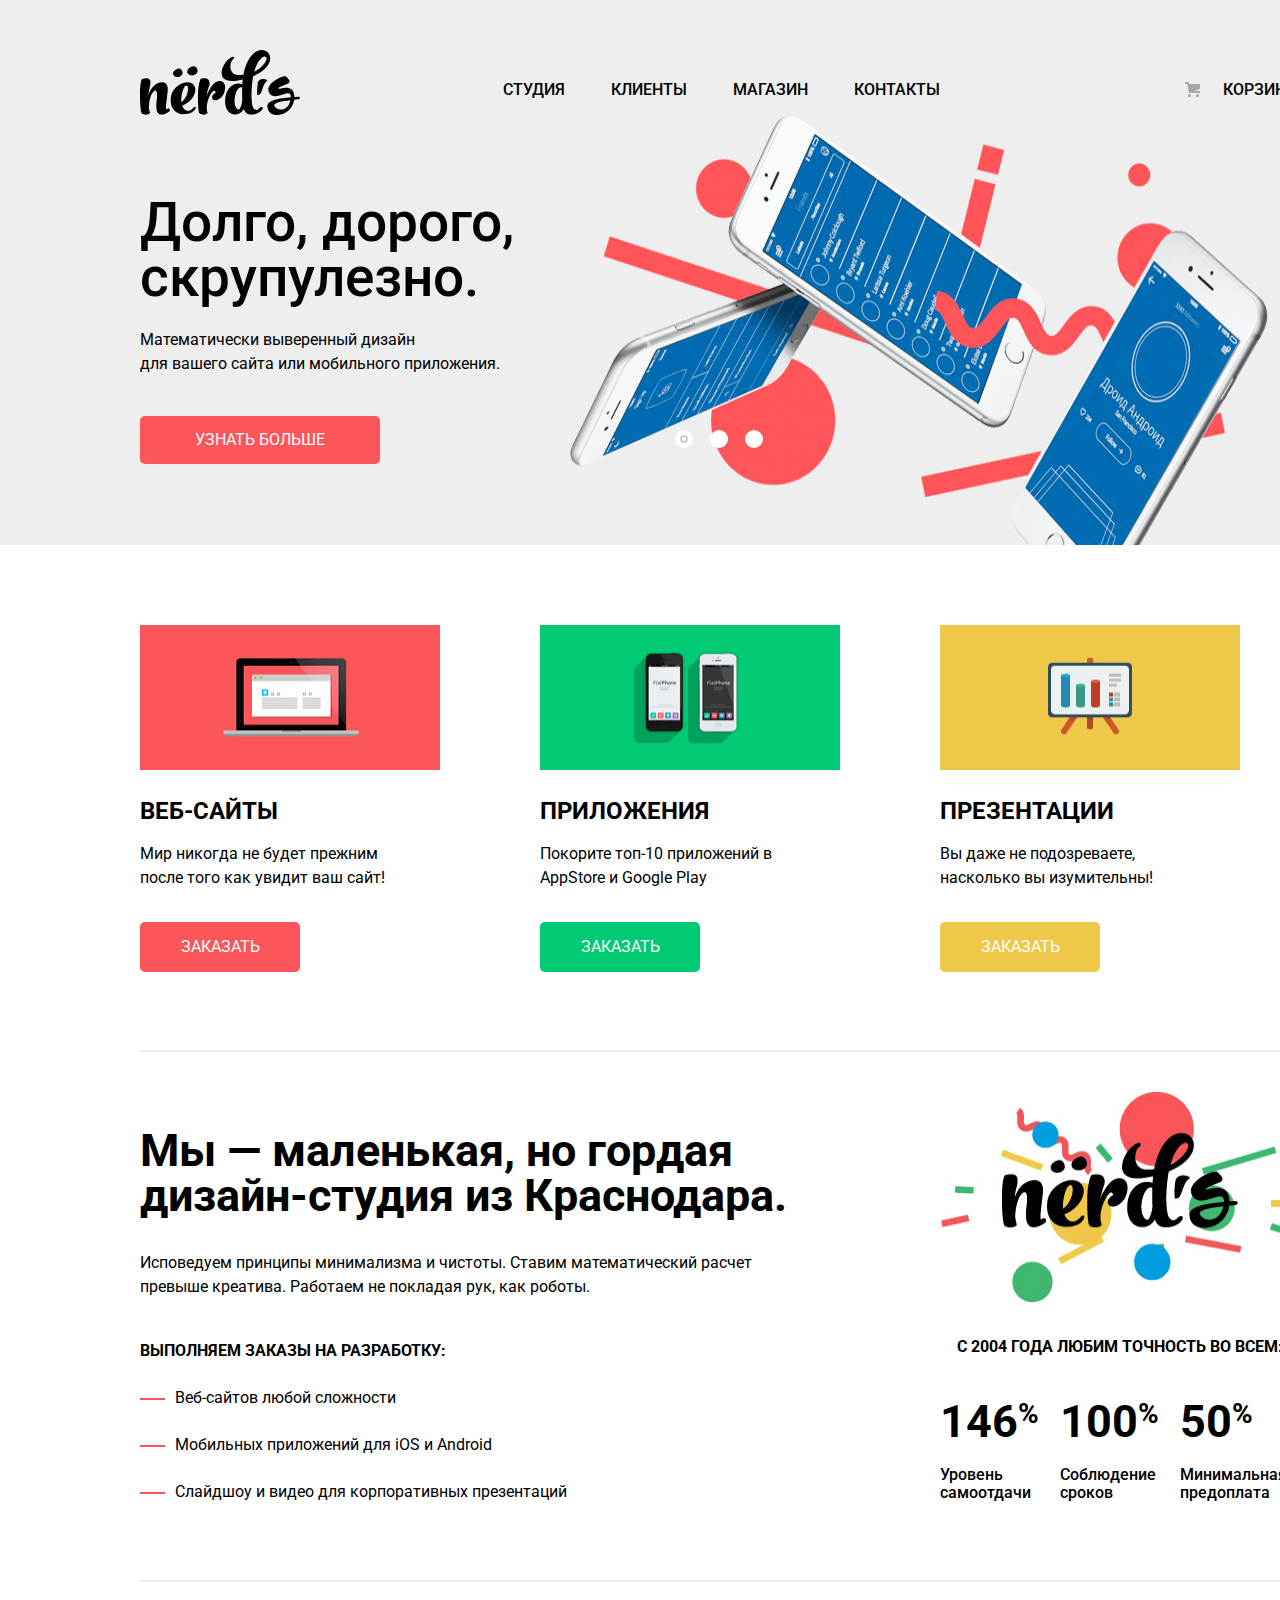
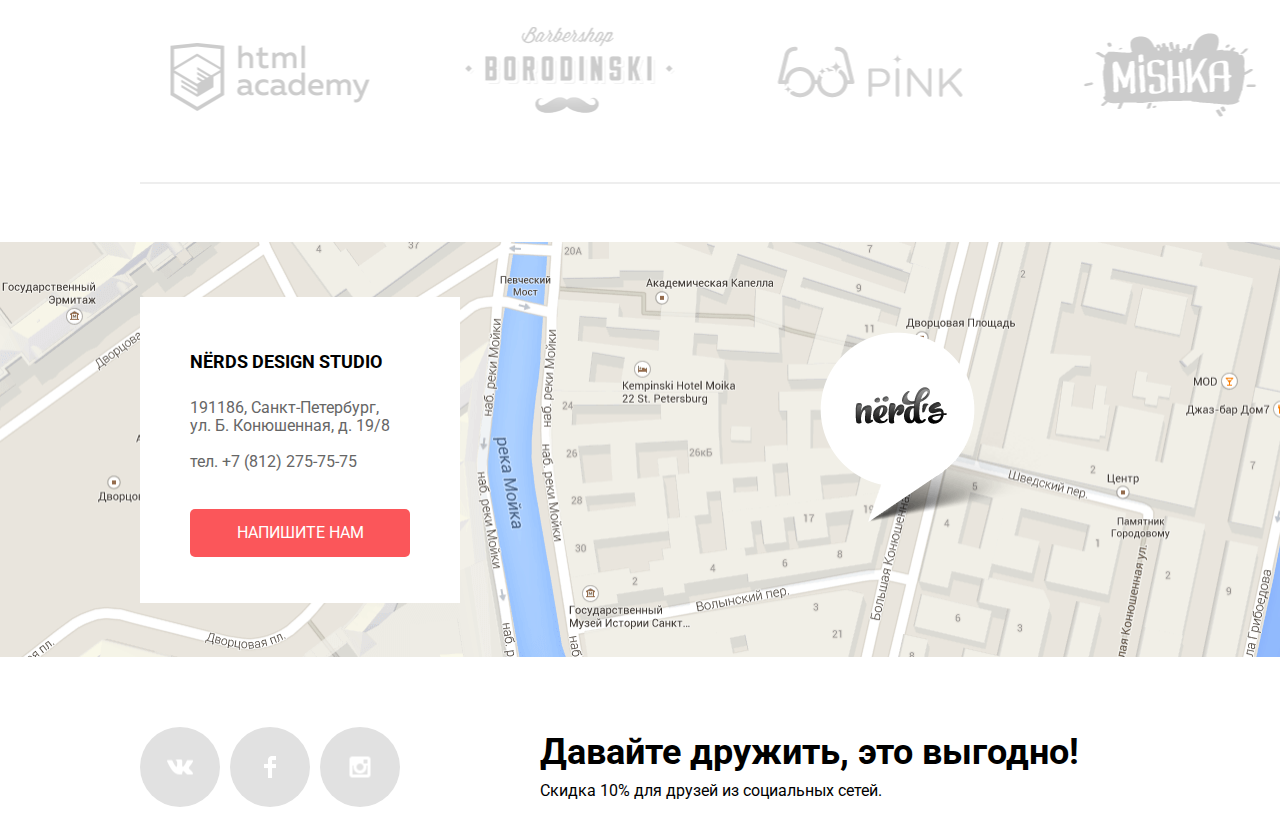
<file: index.html>
<!DOCTYPE html>
<html lang="ru">
<head>
  <link href="https://fonts.googleapis.com/css?family=Roboto:400,500,700" rel="stylesheet">
  <link rel="stylesheet" href="css/normalize.css">
  <link rel="stylesheet" href="css/style.css">
  <meta charset="utf-8">
  <title>Nerds</title>
</head>
<body>
  <div class="page-wrapper">
    <header class="main-header">
      <div class="wrapper">
        <img class="logo" src="img/nerds-logo.svg" alt="Логотип Нердс" width="160" height="65">
        <ul class="main-navigation-list">
          <li class="main-navigation-item"><a href="#">Студия</a></li>
          <li class="main-navigation-item"><a href="#">Клиенты</a></li>
          <li class="main-navigation-item"><a href="catalog.html">Магазин</a></li>
          <li class="main-navigation-item"><a href="#">Контакты</a></li>
        </ul>
        <ul class="user-navigation-list">
          <li class="user-navigation-item"><a href="#">Корзина</a></li>
        </ul>
      </div>
      <div class="wrapper">
        <h2 class="visually-hidden">Промо-слайдер</h2>
        <ul class="slide-list">
          <li class="slide-item slide-1">
            <div>
              <b>Долго, дорого,<br>скрупулезно.</b>
              <p>Математически выверенный дизайн<br>для вашего сайта или мобильного приложения.</p>
              <a href="#" class="btn">Узнать больше</a>
            </div>
            <img src="img/slide1.png" alt="ПК приложения" width="698" height="430">
          </li>
          <li class="slide-item slide-2">
            <div>
              <b>Любим математику<br>как никто другой</b>
              <p>Никакого креатива, только математические формулы<br>для расчета идеальных пропорций.</p>
              <a href="#" class="btn">Узнать больше</a>
            </div>
            <img src="img/slide2.png" alt="Приложения для планшета" width="663" height="430">
          </li>
          <li class="slide-item slide-3">
            <div>
              <b>Только ночь, только хардкор</b>
              <p>Работать днем, как все? Мы против этого. Ближе к полуночи работа только начинается.</p>
              <a href="#" class="btn">Узнать больше</a>
            </div>
            <img src="img/slide3.png" alt="Мобильные приложения" width="759" height="430">
          </li>
        </ul>
        <div class="slider-radio-wrapper">
          <input type="radio" class="slider-radio" name="slider-radio" id="slider-radio-1" checked>
          <label for="slider-radio-1"><span class="visually-hidden">Переключатель слайд № 1</span></label>
          <input type="radio" class="slider-radio" name="slider-radio" id="slider-radio-2">
          <label for="slider-radio-2"><span class="visually-hidden">Переключатель слайд № 2</span></label>
          <input type="radio" class="slider-radio" name="slider-radio" id="slider-radio-3">
          <label for="slider-radio-3"><span class="visually-hidden">Переключатель слайд № 3</span></label>
        </div>
      </div>
    </header>

    <div class="wrapper">
      <section class="services">
        <h2 class="visually-hidden">Наши услуги</h2>
        <ul class="services-list">
          <li class="services-item">
            <img src="img/illustration-1.png" alt="Веб-сайты" width="300" height="145">
            <h3>Веб-сайты</h3>
            <p>Мир никогда не будет прежним после того как увидит ваш сайт!</p>
            <a href="#" class="btn">Заказать</a>
          </li>
          <li class="services-item">
            <img src="img/illustration-2.png" alt="Приложения" width="300" height="145">
            <h3>Приложения</h3>
            <p>Покорите топ-10 приложений в AppStore и Google Play</p>
            <a href="#" class="btn">Заказать</a>
          </li>
          <li class="services-item">
            <img src="img/illustration-3.png" alt="Презентации" width="300" height="145">
            <h3>Презентации</h3>
            <p>Вы даже не подозреваете, насколько вы изумительны!</p>
            <a href="#" class="btn">Заказать</a>
          </li>
        </ul>
      </section>
      <section class="promo">
        <h2 class="visually-hidden">О нас</h2>
        <div class="promo-phrase">
          <b>Мы — маленькая, но гордая дизайн-студия из Краснодара. </b>
          <p>Исповедуем принципы минимализма и чистоты. Ставим математический расчет превыше креатива. Работаем не покладая рук, как роботы.</p>
          <b>Выполняем заказы на разработку:</b>
          <ul class="order-list">
            <li class="order-item">Веб-сайтов любой сложности</li>
            <li class="order-item">Мобильных приложений для iOS и Android</li>
            <li class="order-item">Слайдшоу и видео для корпоративных презентаций</li>
          </ul>
        </div>
        <div class="promo-graph">
          <img src="img/nerds-illustration.png" alt="Логотип Нердс" width="360" height="210">
          <b>с 2004 года Любим точность во всем:</b>
          <ul class="fact-list">
            <li class="fact-item">
              146<sup>%</sup>
              <p>Уровень самоотдачи</p>
            </li>
            <li class="fact-item">
              100<sup>%</sup>
              <p>Соблюдение сроков</p>
            </li>
            <li class="fact-item">
              50<sup>%</sup>
              <p>Минимальная предоплата</p>
            </li>
          </ul>
        </div>
      </section>
      <section class="customer">
        <h2 class="visually-hidden">Наши клиенты</h2>
       <ul class="customer-list">
         <li class="customer-item">
           <a href="#"><img src="img/logo-1.png" alt="HTML Academy"></a>
         </li>
         <li class="customer-item">
           <a href="#"><img src="img/logo-2.png" alt="Borodinski"></a>
         </li>
         <li class="customer-item">
           <a href="#"><img src="img/logo-3.png" alt="Pink"></a>
         </li>
         <li class="customer-item">
           <a href="#"><img src="img/logo-4.png" alt="Mishka"></a>
         </li>
       </ul>
     </section>
   </div>

   <div class="map">
    <h2 class="visually-hidden">Мы на карте</h2>
      <div class="map-promo">
        <h3>NЁRDS DESIGN STUDIO</h3>
        <p>191186, Санкт-Петербург, ул. Б. Конюшенная, д. 19/8</p>
        <p>тел. +7 (812) 275-75-75</p>
        <a href="#" class="btn modal-open">Напишите нам</a>
      </div>
      <img src="img/map.png" alt="Санкт-Петербург, ул. Б. Конюшенная, д. 19/8" width="1440" height="415">
      <div class="write-us">
        <h2 class="visually-hidden">Форма обратной связи</h2>
        <h3>Напишите нам</h3>
        <form class="appointment-form" action="https://echo.htmlacademy.ru" method="post">
          <p>
            <label for="name">Ваше имя:</label>
            <input type="text" class="write-us-input" name="name" id="name" placeholder="Имя Фамилия" required>
          </p>
          <p>
            <label for="mail">Ваш e-mail:</label>
            <input type="email" class="write-us-input" name="mail" id="mail" placeholder="email@example.com" required>
          </p>
          <p>
            <label for="letter">Текст письма:</label>
            <input type="text" class="write-us-input" name="letter" id="letter" placeholder="В свободной форме" required>
          </p>
          <input type="submit" class="btn">
        </form>
        <button class="close"><span class="visually-hidden">Закрыть форму</span></button>
      </div>
  </div>

  <footer class="main-footer">
    <div class="wrapper">
      <ul class="social-btn-list">
        <li class="social-btn">
          <a href="#"><img src="img/vk-icon.png" alt="Вконтакте" width="26" height="15"></a>
        </li>
        <li class="social-btn">
          <a href="#"><img src="img/fb-icon.png" alt="Фэйсбук" width="12" height="22"></a>
        </li>
        <li class="social-btn">
          <a href="#"><img src="img/insta-icon.png" alt="Инстаграмм" width="21" height="21"></a>
        </li>
      </ul>
      <div class="footer-promo">
        <b>Давайте дружить, это выгодно!</b>
        <p>Скидка 10% для друзей из социальных сетей.</p>
      </div>
    </div>
  </footer>
  <script src="js/popup.js"></script>
</div>
</body>
</html>
</file>
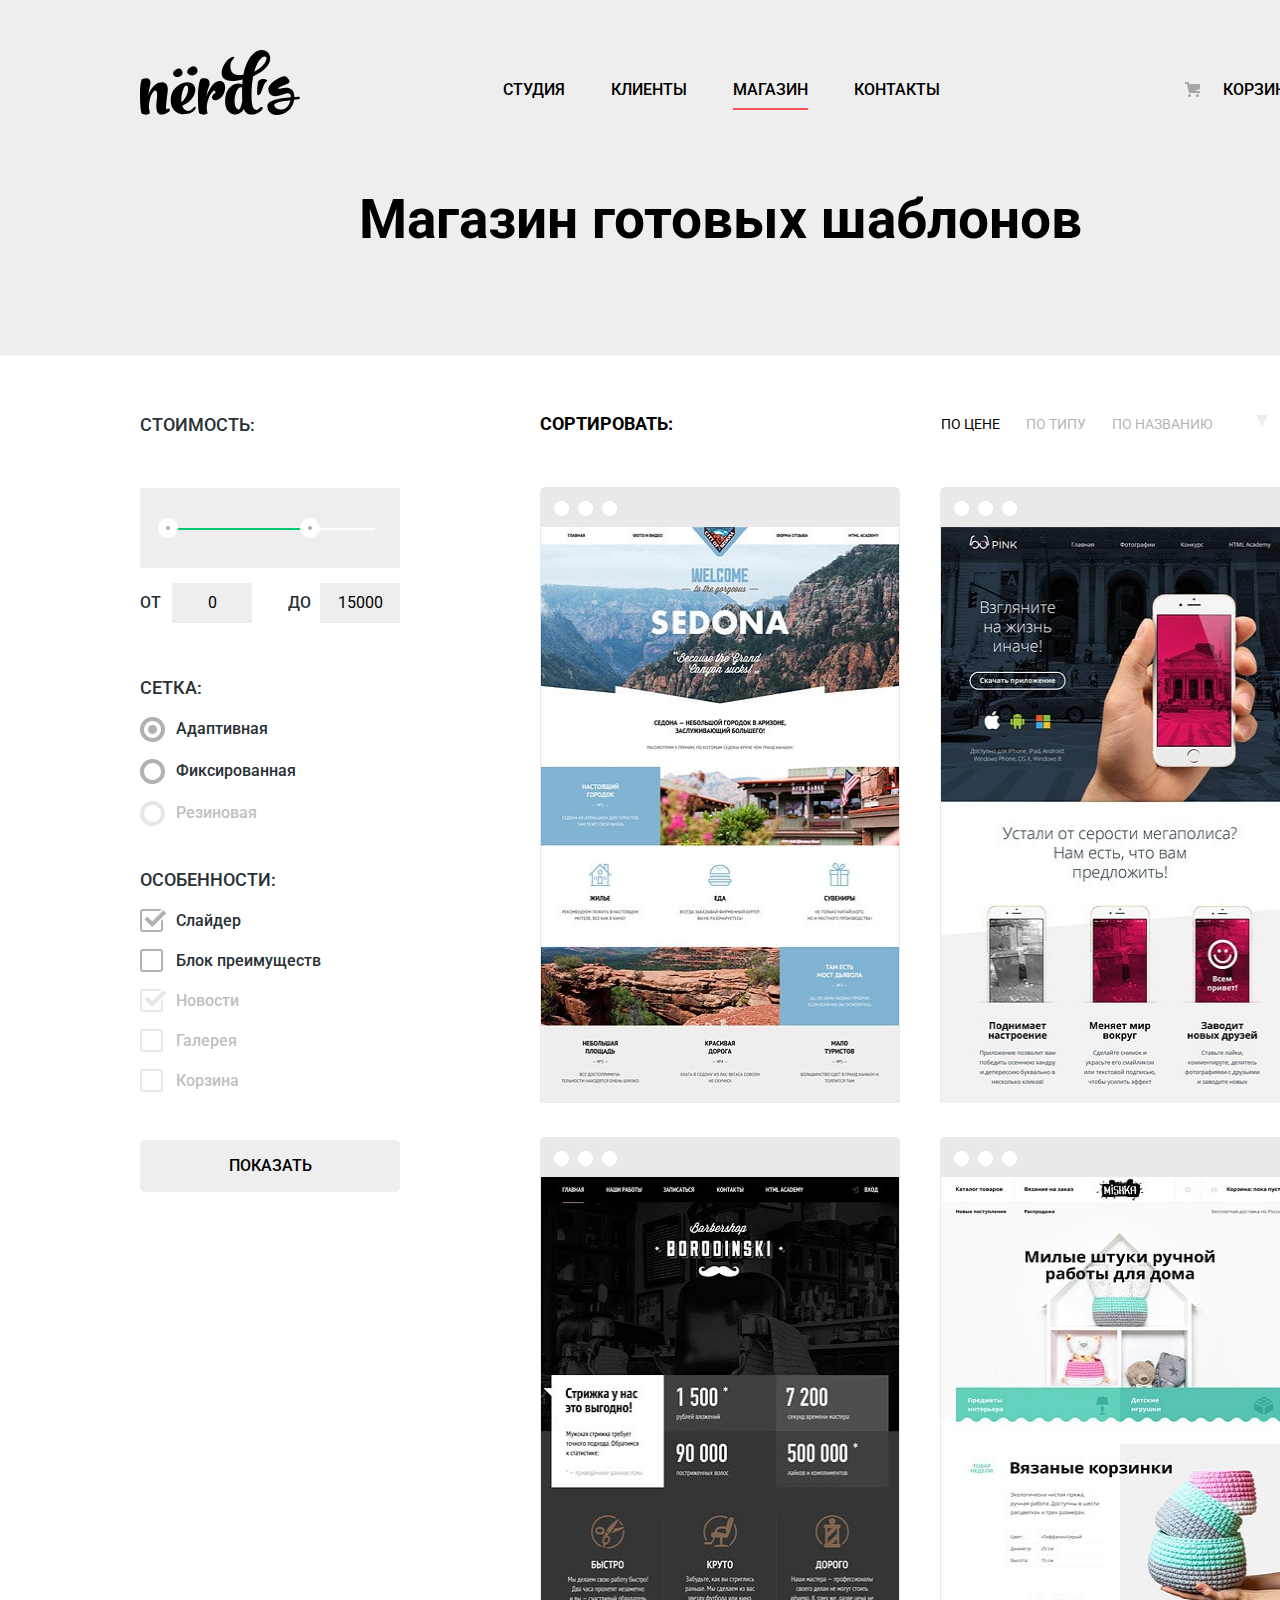
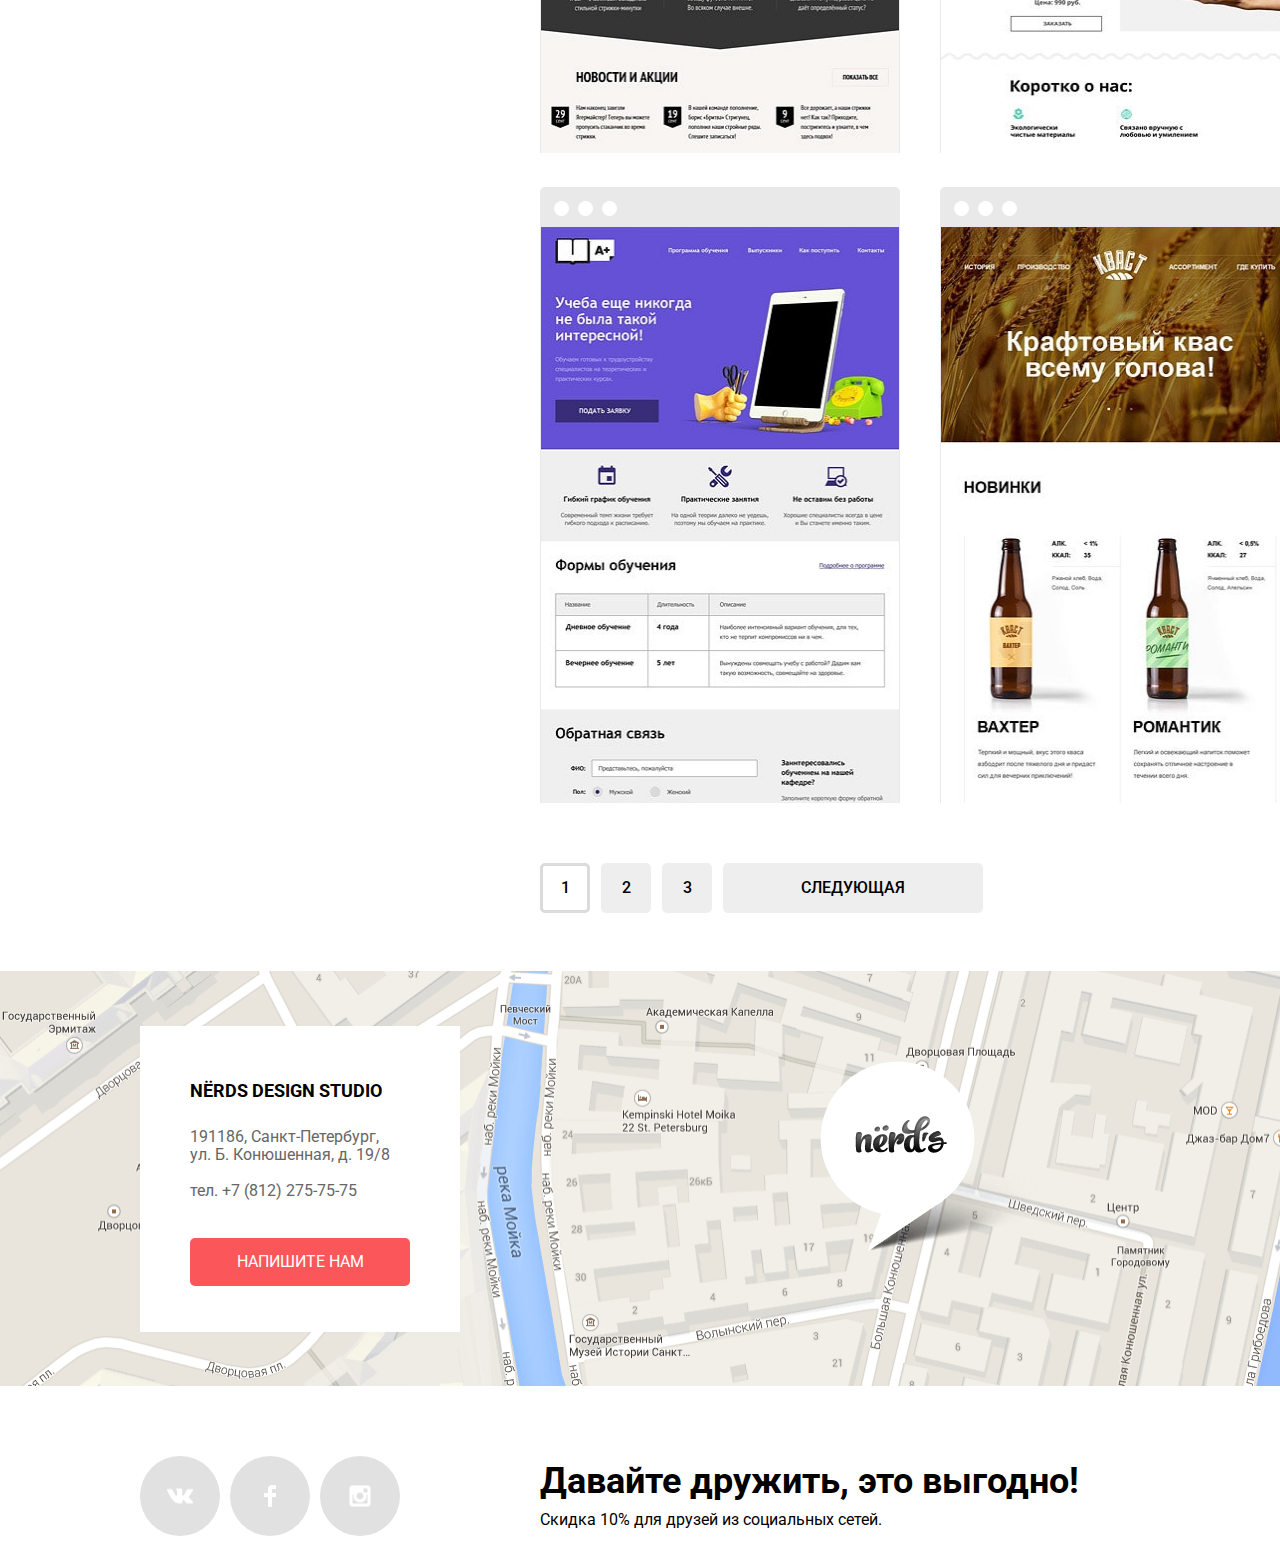
<file: catalog.html>
<!DOCTYPE html>
<html lang="ru">
<head>
  <link href="https://fonts.googleapis.com/css?family=Roboto:400,500,700" rel="stylesheet">
  <link rel="stylesheet" href="css/normalize.css">
  <link rel="stylesheet" href="css/style.css">
  <meta charset="utf-8">
  <title>Nerds</title>
</head>
<body>
  <div class="page-wrapper">
    <header class="main-header">
      <div class="wrapper">
        <a href="index.html"><img class="logo" src="img/nerds-logo.svg" alt="Логотип Нердс" width="160" height="65"></a>
        <ul class="main-navigation-list">
          <li class="main-navigation-item"><a href="#">Студия</a></li>
          <li class="main-navigation-item"><a href="#">Клиенты</a></li>
          <li class="main-navigation-item current-page">Магазин</li>
          <li class="main-navigation-item"><a href="#">Контакты</a></li>
        </ul>
        <ul class="user-navigation-list">
          <li class="user-navigation-item"><a href="#">Корзина</a></li>
        </ul>
      </div>
      <div class="wrapper">
        <h1>Магазин готовых шаблонов</h1>
      </div>
    </header>

    <div class="wrapper page-content">
      <section class="filters-form">
        <h3 class="visually-hidden">Фильтры шаблонов</h3>
        <form action="https://echo.htmlacademy.ru" method="post">
          <fieldset class="price">
            <span>Стоимость:</span>
            <div class="range-controls">
              <div class="bar-main"></div>
              <div class="bar-range"></div>
              <div class="range-toggle range-toggle-min"></div>
              <div class="range-toggle range-toggle-max"></div>
            </div>
            <div class="price-controls">
              <label class="min-price">
                <span>от</span><input name="min-price" value="0">
              </label>
              <label class="max-price">
                <span>до</span><input name="max-price" value="15000">
              </label>
            </div>
          </fieldset>
          <fieldset class="filters-set">
            <legend>Сетка:</legend>
            <p>
              <input class="visually-hidden filters-radio" type="radio" name="web" value="Адаптивная" id="adaptive" checked>
              <label for="adaptive">Адаптивная</label>
            </p>
            <p>
              <input class="visually-hidden filters-radio" type="radio" name="web" value="Фиксированная" id="fix">
              <label for="fix">Фиксированная</label>
            </p>
            <p>
              <input class="visually-hidden filters-radio" type="radio" name="web" value="Резиновая" id="rubber" disabled>
              <label for="rubber">Резиновая</label>
            </p>
          </fieldset>
          <fieldset class="filters-set">
            <legend>Особенности:</legend>
            <p>
              <input class="visually-hidden filters-checkbox" type="checkbox" name="slider" id="slider" checked>
              <label for="slider">Слайдер</label>
            </p>
            <p>
              <input class="visually-hidden filters-checkbox" type="checkbox" name="advantage" id="advantage">
              <label for="advantage">Блок преимуществ</label>
            </p>
            <p>
              <input class="visually-hidden filters-checkbox" type="checkbox" name="news" id="news" checked disabled>
              <label for="news">Новости</label>
            </p>
            <p>
              <input class="visually-hidden filters-checkbox" type="checkbox" name="gallery" id="gallery" disabled>
              <label for="gallery">Галерея</label>
            </p>
            <p>
              <input class="visually-hidden filters-checkbox" type="checkbox" name="bin" id="bin" disabled>
              <label for="bin">Корзина</label>
            </p>
          </fieldset>
          <input type="submit" class="button-search" value="Показать">
        </form>
      </section>
      <section class="mockups">
        <h3 class="visually-hidden">Варианты шаблонов по фильтру</h3>
        <div class="search-results">
          <span>Сортировать:</span>
          <ul class="mockups-sort-list">
            <li class="mockups-sort-item">
              <span class="current-sort">по цене</span>
            </li>
            <li class="mockups-sort-item">
              <a href="#">по типу</a>
            </li>
            <li class="mockups-sort-item">
              <a href="#">по названию</a>
            </li>
          </ul>
          <ul class="mockups-sequence-list">
            <li class="mockups-sequence-item btn-up">
              <a href="#">
                <span class="visually-hidden">Фильтр по возрастанию</span>
              </a>
            </li>
            <li class="mockups-sequence-item btn-down">
              <a href="#">
                <span class="visually-hidden">Фильтр по убыванию</span>
              </a>
            </li>
          </ul>
        </div>
        <div class="mockups-products">
          <ul class="mockups-products-list">
            <li class="mockups-products-item">
              <div class="mockups-products-head">
                <span></span>
                <img src="img/img-sedona.jpg" alt="" width="360" height="576">
              </div>
              <div class="products-description">
                <h3>Sedona</h3>
                <p>Информационный сайт для туристов</p>
                <a href="#" class="btn">9 900 руб.</a>
              </div>
            </li>
            <li class="mockups-products-item">
              <div class="mockups-products-head">
                <span></span>
                <img src="img/img-pink.jpg" alt="" width="360" height="576">
              </div>
              <div class="products-description">
                <h3>PINK APP</h3>
                <p>Продуктовый лендинг приложения для iOS и Android</p>
                <a href="#" class="btn">9 900 руб.</a>
              </div>
            </li>
            <li class="mockups-products-item">
              <div class="mockups-products-head">
                <span></span>
                <img src="img/img-barbershop.jpg" alt="" width="360" height="576">
              </div>
              <div class="products-description">
                <h3>BARBERSHOP</h3>
                <p>Сайт салона красоты. Для мужчин, да.</p>
                <a href="#" class="btn">9 900 руб.</a>
              </div>
            </li>
            <li class="mockups-products-item">
              <div class="mockups-products-head">
                <span></span>
                <img src="img/img-mishka.jpg" alt="" width="360" height="576">
              </div>
              <div class="products-description">
                <h3>MISHKA</h3>
                <p>Интернет-магазин вязаных игрушек</p>
                <a href="#" class="btn">9 900 руб.</a>
              </div>
            </li>
            <li class="mockups-products-item">
              <div class="mockups-products-head">
                <span></span>
                <img src="img/img-aplus.jpg" alt="" width="360" height="576">
              </div>
              <div class="products-description">
                <h3>A PLUS</h3>
                <p>Лендинг курсов повышения квалификации</p>
                <a href="#" class="btn">9 900 руб.</a>
              </div>
            </li>
            <li class="mockups-products-item">
              <div class="mockups-products-head">
                <span></span>
                <img src="img/img-kvast.jpg" alt="" width="360" height="576">
              </div>
              <div class="products-description">
                <h3>КВАСТ</h3>
                <p>Промо-сайт производителя крафтового кваса</p>
                <a href="#" class="btn">9 900 руб.</a>
              </div>
            </li>
          </ul>
          <ul class="page-btn-list">
            <li class="page-btn-item page-btn-current">1</li>
            <li class="page-btn-item">
              <a href="#" class="page-btn">2</a>
            </li>
            <li class="page-btn-item">
              <a href="#" class="page-btn">3</a>
            </li>
            <li class="page-btn-item">
              <a href="#" class="page-btn">Следующая</a>
            </li>
          </ul>
        </div>
      </section>
    </div>

    <div class="map">
      <h3 class="visually-hidden">Мы на карте</h3>
      <div class="map-promo">
        <h3>NЁRDS DESIGN STUDIO</h3>
        <p>191186, Санкт-Петербург, ул. Б. Конюшенная, д. 19/8</p>
        <p>тел. +7 (812) 275-75-75</p>
        <a href="#" class="btn modal-open">Напишите нам</a>
      </div>
      <img src="img/map.png" alt="Санкт-Петербург, ул. Б. Конюшенная, д. 19/8" width="1440" height="415">
      <div class="write-us">
        <h3>Напишите нам</h3>
        <form class="appointment-form" action="https://echo.htmlacademy.ru" method="post">
          <p>
            <label for="name">Ваше имя:</label>
            <input type="text" class="write-us-input" name="name" id="name" placeholder="Имя Фамилия" required>
          </p>
          <p>
            <label for="mail">Ваш e-mail:</label>
            <input type="email" class="write-us-input" name="mail" id="mail" placeholder="email@example.com" required>
          </p>
          <p>
            <label for="letter">Текст письма:</label>
            <input type="text" class="write-us-input" name="letter" id="letter" placeholder="В свободной форме" required>
          </p>
          <input type="submit" class="btn">
        </form>
        <button class="close"><span class="visually-hidden">Закрыть форму</span></button>
      </div>
    </div>

    <footer class="main-footer">
      <div class="wrapper">
        <ul class="social-btn-list">
          <li class="social-btn">
            <a href="#"><img src="img/vk-icon.png" alt="Вконтакте" width="26" height="15"></a>
          </li>
          <li class="social-btn">
            <a href="#"><img src="img/fb-icon.png" alt="Фэйсбук" width="12" height="22"></a>
          </li>
          <li class="social-btn">
            <a href="#"><img src="img/insta-icon.png" alt="Инстаграмм" width="21" height="21"></a>
          </li>
        </ul>
        <div class="footer-promo">
          <b>Давайте дружить, это выгодно!</b>
          <p>Скидка 10% для друзей из социальных сетей.</p>
        </div>
      </div>
    </footer>
  </div>
  <script src="js/popup.js"></script>
</body>
</html>
</file>
<file: css/style.css>
@-webkit-keyframes bounceIn {
  from,
  20%,
  40%,
  60%,
  80%,
  to {
    -webkit-animation-timing-function: cubic-bezier(0.215, 0.61, 0.355, 1);
    animation-timing-function: cubic-bezier(0.215, 0.61, 0.355, 1);
  }

  0% {
    opacity: 0;
    -webkit-transform: scale3d(0.3, 0.3, 0.3);
    transform: scale3d(0.3, 0.3, 0.3);
  }

  20% {
    -webkit-transform: scale3d(1.1, 1.1, 1.1);
    transform: scale3d(1.1, 1.1, 1.1);
  }

  40% {
    -webkit-transform: scale3d(0.9, 0.9, 0.9);
    transform: scale3d(0.9, 0.9, 0.9);
  }

  60% {
    opacity: 1;
    -webkit-transform: scale3d(1.03, 1.03, 1.03);
    transform: scale3d(1.03, 1.03, 1.03);
  }

  80% {
    -webkit-transform: scale3d(0.97, 0.97, 0.97);
    transform: scale3d(0.97, 0.97, 0.97);
  }

  to {
    opacity: 1;
    -webkit-transform: scale3d(1, 1, 1);
    transform: scale3d(1, 1, 1);
  }
}

@keyframes bounceIn {
  from,
  20%,
  40%,
  60%,
  80%,
  to {
    -webkit-animation-timing-function: cubic-bezier(0.215, 0.61, 0.355, 1);
    animation-timing-function: cubic-bezier(0.215, 0.61, 0.355, 1);
  }

  0% {
    opacity: 0;
    -webkit-transform: scale3d(0.3, 0.3, 0.3);
    transform: scale3d(0.3, 0.3, 0.3);
  }

  20% {
    -webkit-transform: scale3d(1.1, 1.1, 1.1);
    transform: scale3d(1.1, 1.1, 1.1);
  }

  40% {
    -webkit-transform: scale3d(0.9, 0.9, 0.9);
    transform: scale3d(0.9, 0.9, 0.9);
  }

  60% {
    opacity: 1;
    -webkit-transform: scale3d(1.03, 1.03, 1.03);
    transform: scale3d(1.03, 1.03, 1.03);
  }

  80% {
    -webkit-transform: scale3d(0.97, 0.97, 0.97);
    transform: scale3d(0.97, 0.97, 0.97);
  }

  to {
    opacity: 1;
    -webkit-transform: scale3d(1, 1, 1);
    transform: scale3d(1, 1, 1);
  }
}

@-webkit-keyframes shake {
  from,
  to {
    -webkit-transform: translate3d(0, 0, 0);
    transform: translate3d(0, 0, 0);
  }

  10%,
  30%,
  50%,
  70%,
  90% {
    -webkit-transform: translate3d(-10px, 0, 0);
    transform: translate3d(-10px, 0, 0);
  }

  20%,
  40%,
  60%,
  80% {
    -webkit-transform: translate3d(10px, 0, 0);
    transform: translate3d(10px, 0, 0);
  }
}

@keyframes shake {
  from,
  to {
    -webkit-transform: translate3d(0, 0, 0);
    transform: translate3d(0, 0, 0);
  }

  10%,
  30%,
  50%,
  70%,
  90% {
    -webkit-transform: translate3d(-10px, 0, 0);
    transform: translate3d(-10px, 0, 0);
  }

  20%,
  40%,
  60%,
  80% {
    -webkit-transform: translate3d(10px, 0, 0);
    transform: translate3d(10px, 0, 0);
  }
}

html {
  font-family: 'Roboto', Arial, sans-serif;
  font-weight: 400;
  font-size: 16px;
  line-height: 24px;
}

.page-wrapper {
  width: 1440px;
  margin: 0 auto;
}

img {
  display: block;
  max-width: 100%;
}

.visually-hidden {
  position: absolute;
  width: 1px;
  height: 1px;
  margin: -1px;
  border: 0;
  padding: 0;
  clip: rect(0 0 0 0);
  overflow: hidden;
}

.main-header {
  background-color: #eeeeee;
}

.main-header .wrapper {
  display: -webkit-box;
  display: -ms-flexbox;
  display: flex;
  -webkit-box-align: end;
      -ms-flex-align: end;
          align-items: flex-end;
  min-height: 115px;
}

.main-header .wrapper:nth-child(2) {
  position: relative;
}

.wrapper {
  width: 1200px;
  margin: 0 auto;
}

.logo {
  display: block;
  width: 160px;
  height: 65px;
  margin-left: 20px;
}

.logo img:hover {
  opacity: 0.8;
}

.logo img:active {
  opacity: 0.3;
}

.main-navigation-list,
.user-navigation-list {
  display: -webkit-box;
  display: -ms-flexbox;
  display: flex;
  -ms-flex-wrap: wrap;
      flex-wrap: wrap;
  -webkit-box-pack: justify;
      -ms-flex-pack: justify;
          justify-content: space-between;
  margin: 0;
  padding: 0;
  list-style: none;
}

.main-navigation-list {
  margin-left: 180px;
}

.user-navigation-list {
  margin-left: auto;
}

.main-navigation-item,
.user-navigation-item {
  margin: 0 23px;
  margin-bottom: 10px;
  text-transform: uppercase;
  line-height: 30px;
  font-weight: 500;
}

.main-navigation-item a,
.user-navigation-item a {
  text-decoration: none;
  color: #000000;
}

.main-navigation-item a:hover,
.user-navigation-item a:hover {
  color: #fb565a;
}

.main-navigation-item a:active,
.user-navigation-item a:active {
  color: #000000;
  opacity: 0.3;
}

.user-navigation-item:first-child {
  position: relative;
  padding-left: 48px;
}

.user-navigation-item:first-child::before {
  display: block;
  position: absolute;
  left: 10px;
  top: 50%;
  margin-top: -8px;
  content: "";
  width: 15px;
  height: 15px;
  background-image: url(../img/cart-icon.svg);
}

.slide-list,
.services-list,
.order-list,
.fact-list,
.customer-list,
.social-btn-list {
  list-style: none;
  margin: 0;
  padding: 0;
}

.slide-item {
  width: 1200px;
  display: -webkit-box;
  display: -ms-flexbox;
  display: flex;
}

.slide-2,
.slide-3 {
  display: none;
}

.slide-hide {
  display: none;
}

.slide-show {
  display: -webkit-box;
  display: -ms-flexbox;
  display: flex;
}

.slide-item div {
  margin-top: 80px;
  margin-left: 20px;
}

.slide-item  b {
  font-size: 55px;
  line-height: 55px;
  font-weight: 500;
}

.slide-item  p {
  margin-top: 23px;
  margin-bottom: 40px;
}

.slide-1 b {
  display: block;
  width: 380px;
}

.slide-1 img {
  margin-left: 50px;
}

.slide-1 p {
  width: 365px;
}

.slide-2 b {
  display: block;
  width: 520px;
}

.slide-2 p {
  width: 415px;
}

.slide-3 b {
  display: block;
  width: 415px;
}

.slide-3 p {
  width: 350px;
}

.btn {
  display: block;
  width: 220px;
  padding: 0 10px;
  color: #ffffff;
  background-color: #fb565a;
  border-radius: 5px;
  text-align: center;
  line-height: 48px;
  text-transform: uppercase;
  text-decoration: none;
  margin-bottom: 33px;
}

.btn:hover {
  background-color: #e74246;
}

.btn:active {
  background-color: #d7373b;
  color: rgba(255,255,255,0.3);
}

.slider-radio-wrapper {
  position: absolute;
  top: 320px;
  left: 560px;
  min-width: 90px;
  cursor: pointer;
}

.slider-radio-wrapper label {
  display: inline-block;
  vertical-align: top;
  width: 4px;
  height: 4px;
  border: 2px solid #ffffff;
  margin-right: 23px;
  -webkit-box-shadow: 0px 0px 0px 5px rgba(255,255,255,1);
          box-shadow: 0px 0px 0px 5px rgba(255,255,255,1);
  background: #ffffff;
  border-radius: 50%;
  cursor: pointer;
}

.slider-radio-wrapper label:nth-of-type(3n) {
  margin: 0;
}

.slider-radio {
  display: none;
}

.slider-radio:checked + label,
.slider-radio:hover + label {
  border: 2px solid #cccccc;
  background: #ffffff;
}

.slider-radio:hover + label {
  background: #cccccc;
}

.services-list {
  position: relative;
  display: -webkit-box;
  display: -ms-flexbox;
  display: flex;
  -ms-flex-wrap: wrap;
      flex-wrap: wrap;
  margin-top: 80px;
}

.services-list::after,
.promo::after,
.customer-list::after {
  position: absolute;
  bottom: 0;
  left: 20px;
  display: block;
  content: "";
  width: 1160px;
  height: 2px;
  background-color: #eeeeee;
}

.services-item {
  margin-left: 20px;
  margin-right: 80px;
}

.services-item h3 {
  width: 250px;
  margin-top: 26px;
  margin-bottom: 16px;
  text-transform: uppercase;
  font-size: 24px;
  line-height: 30px;
}

.services-item p {
  margin: 0;
  width: 250px;
}

.services-item .btn {
  margin-top: 32px;
  margin-bottom: 80px;
  width: 140px;
  line-height: 50px;
  word-wrap: break-word;
}

.services-item:nth-child(2) .btn {
  background-color: #00ca74;
}

.services-item:nth-child(3) .btn {
  background-color: #efc849;
}

.services-item:nth-child(2) .btn:hover {
  background-color: #00bc6c;
}

.services-item:nth-child(2) .btn:active {
  background-color: #00aa62;
}

.services-item:nth-child(3) .btn:hover {
  background-color: #eab534;
}

.services-item:nth-child(3) .btn:active {
  background-color: #e5a722;
}

.promo {
  display: -webkit-box;
  display: -ms-flexbox;
  display: flex;
  position: relative;
  padding-bottom: 48px;
}

.promo-phrase {
  margin-left: 20px;
}

.promo-phrase b:nth-of-type(1) {
  display: block;
  width: 700px;
  margin-top: 76px;
  font-size: 45px;
  line-height: 45px;
}

.promo-phrase p {
  margin-top: 33px;
  margin-bottom: 40px;
  width: 666px;
}

.promo-phrase b:nth-of-type(2) {
  display: block;
  text-transform: uppercase;
}

.order-list {
  margin-bottom: 30px;
}

.order-item {
  position: relative;
  margin-top: 23px;
  padding: 0 35px;
}

.order-item::before {
  position: absolute;
  top: 50%;
  left: 0;
  display: block;
  content: "";
  width: 25px;
  height: 2px;
  background-color: #fb565a;
}

.promo-graph {
  margin-top: 40px;
  display: -webkit-box;
  display: -ms-flexbox;
  display: flex;
  -webkit-box-orient: vertical;
  -webkit-box-direction: normal;
      -ms-flex-direction: column;
          flex-direction: column;
  -webkit-box-align: center;
      -ms-flex-align: center;
          align-items: center;
  margin-right: 20px;
  margin-left: auto;
}

.promo-graph b {
  display: block;
  margin-top: 33px;
  margin-bottom: 58px;
  text-transform: uppercase;
}

.fact-list {
  display: -webkit-box;
  display: -ms-flexbox;
  display: flex;
  -ms-flex-wrap: wrap;
      flex-wrap: wrap;
  width: 360px;
}

.fact-item {
  font-weight: 700;
  font-size: 45px;
  line-height: 10px;
  margin-right: 10px;
  margin-bottom: 30px;
}

.fact-item p {
  font-weight: 500;
  margin: 0;
  margin-top: 38px;
  width: 110px;
  font-size: 16px;
  line-height: 18px;
  word-wrap: break-word;
}

.fact-item sup {
  font-size: 28px;
  font-weight: 700;
}

.customer {
  position: relative;
  padding-bottom: 22px;
}

.customer-list {
  display: -webkit-box;
  display: -ms-flexbox;
  display: flex;
  -ms-flex-wrap: wrap;
      flex-wrap: wrap;
  margin-left: 20px;
  width: 1160px;
}

.customer-item {
  position: relative;
  width: 260px;
  margin-right: 40px;
}

.customer-item a {
  display: block;
  min-height: 180px;
}

.customer-item:nth-child(4n) {
  margin: 0;
}

.customer-item:hover img {
  opacity: 1;
}

.customer-item:active img {
  opacity: 0.1;
}

.customer-item img {
  position: absolute;
  top: 50%;
  left: 50%;
  -webkit-transform: translateX(-50%) translateY(-50%);
      -ms-transform: translateX(-50%) translateY(-50%);
          transform: translateX(-50%) translateY(-50%);
  opacity: 0.2;
}

.customer-item:nth-child(1) img {
  top: 95px;
}

.customer-item:nth-child(4) img {
  top: 93px;
}

.map {
  position: relative;
  margin-top: 58px;
  background-color: #eeeeee;
}


.map-promo::before {
  position: absolute;
  top: 35px;
  left: 680px;
  display: block;
  content: "";
  width: 231px;
  height: 190px;
  background-image: url("../img/map-marker.png");
  background-repeat: no-repeat;
}

.map-promo {
  position: absolute;
  top: 55px;
  left: 140px;
  background-color: #ffffff;
  width: 320px;
}

.map-promo h3 {
  font-size: 18px;
  line-height: 30px;
  margin: 0;
  margin-top: 50px;
  margin-left: 50px;
}

.map-promo p {
  margin-top: 22px;
  margin-left: 50px;
  width: 210px;
  line-height: 18px;
  color: #666666;
}

.map-promo p:nth-child(3) {
  margin-top: 18px;
}

.map-promo .btn {
  margin-top: 38px;
  margin-bottom: 46px;
  margin-left: 50px;
  width: 200px;
}

.write-us {
  display: none;
  position: absolute;
  top: -140px;
  left: 220px;
  width: 960px;
  margin: 0 auto;
  background-color: #ffffff;
  -webkit-box-shadow: 0px 20px 50px 0px rgba(85,85,85,1);
          box-shadow: 0px 20px 50px 0px rgba(85,85,85,1);
}

.modal-show {
  display: block;
  -webkit-animation-duration: 0.75s;
  animation-duration: 0.75s;
  -webkit-animation-name: bounceIn;
  animation-name: bounceIn;
}

.modal-error {
  -webkit-animation-name: shake;
          animation-name: shake;
}

.write-us h3 {
  margin: 0;
  padding-top: 70px;
  margin-left: 100px;
}

.write-us form {
  display: -webkit-box;
  display: -ms-flexbox;
  display: flex;
  -ms-flex-wrap: wrap;
      flex-wrap: wrap;
  width: 760px;
  margin-left: 100px;
}

.write-us p {
  margin: 0;
  width: 360px;
}

.write-us p:first-of-type {
  margin-right: 40px;
}

.write-us p:last-of-type {
  width: 760px;
}

.write-us label {
  display: block;
  line-height: 18px;
  font-weight: 700;
  margin-bottom: 10px;
  margin-top: 35px;
}

.write-us-input {
  width: 360px;
  padding: 16px 0;
  padding-left: 15px;
  line-height: 18px;
  border: 2px solid #d7dcde;
  border-radius: 5px;
  outline: none;
}

.write-us-input:hover {
  border-color: #b4b9bb;
}

.write-us-input:focus {
  border-color: #000000;
}

.invalid {
  border-color: #e74246;
}

::-webkit-input-placeholder {
  color: #b4b9bb;
}

:-ms-input-placeholder {
  color: #b4b9bb;
}

.invalid::-webkit-input-placeholder {
  color: #e74246;
}

.invalid:-ms-input-placeholder {
  color: #e74246;
}

.invalid::-ms-input-placeholder {
  color: #e74246;
}

.invalid::placeholder {
  color: #e74246;
}

.invalid:hover::-webkit-input-placeholder,
.invalid:active::-webkit-input-placeholder {
  color: #b4b9bb;
}

.invalid:hover:-ms-input-placeholder,
.invalid:active:-ms-input-placeholder {
  color: #b4b9bb;
}

.invalid:hover::-ms-input-placeholder,
.invalid:active::-ms-input-placeholder {
  color: #b4b9bb;
}

.invalid:hover::placeholder,
.invalid:active::placeholder {
  color: #b4b9bb;
}

.write-us input[name="letter"] {
  width: 760px;
  padding-top: 10px;
  padding-bottom: 92px;
}

.write-us input[type="submit"] {
  border: none;
  line-height: 50px;
  width: 260px;
  margin-top: 50px;
  margin-bottom: 80px;
}

.close {
  position: absolute;
  width: 21px;
  height: 21px;
  top: 90px;
  right: 85px;
  border: none;
  background-color: transparent;
  cursor: pointer;
}

.close::after,
.close::before {
  position: absolute;
  top: 50%;
  left: 0;
  display: block;
  content: "";
  width: 21px;
  height: 4px;
  background-color: #fecccd;
  -webkit-transform: translateY(-50%) rotate(45deg);
      -ms-transform: translateY(-50%) rotate(45deg);
          transform: translateY(-50%) rotate(45deg);
}

.close::before {
  -webkit-transform:translateY(-50%) rotate(-45deg);
      -ms-transform:translateY(-50%) rotate(-45deg);
          transform:translateY(-50%) rotate(-45deg);
}

.close:hover::after,
.close:hover::before {
  background-color: #fb565a;
}

.close:active::after,
.close:active::before {
  background-color: #ffeeee;
}

.main-footer .wrapper {
  display: -webkit-box;
  display: -ms-flexbox;
  display: flex;
}

.social-btn-list {
  display: -webkit-box;
  display: -ms-flexbox;
  display: flex;
  -ms-flex-wrap: wrap;
      flex-wrap: wrap;
  width: 260px;
  margin-top: 70px;
  margin-left: 20px;
  margin-right: 140px;
}

.social-btn {
  width: 80px;
  height: 80px;
  border-radius: 50%;
  margin-right: 10px;
  margin-bottom: 10px;
  background-color: #e1e1e1;
}

.social-btn:nth-child(3n) {
  margin: 0;
}

.social-btn:hover {
  background-color: #e74246;
}

.social-btn:active {
  background-color: #d7373b;
}

.social-btn:active img {
  opacity: 0.3;
}

.social-btn a {
  display: block;
  width: 80px;
  height: 80px;
  position: relative;
}

.social-btn img {
  position: absolute;
  top: 50%;
  left: 50%;
  -webkit-transform: translateX(-50%) translateY(-50%);
      -ms-transform: translateX(-50%) translateY(-50%);
          transform: translateX(-50%) translateY(-50%);
}

.footer-promo {
  margin-top: 77px;
}

.footer-promo b {
  font-size: 36px;
  line-height: 36px;
}

.footer-promo p {
  margin-top: 8px;
}



/*Стили для catalog.html*/



.main-header h1 {
  width: 1000px;
  text-align: center;
  font-size: 55px;
  line-height: 55px;
  margin: 77px auto;
  margin-bottom: 108px;
}

.current-page {
  border-bottom: 2px solid #fb565a;
  margin-bottom: 5px;
}

.page-content{
  display: -webkit-box;
  display: -ms-flexbox;
  display: flex;
}

.filters-form {
  line-height: 20px;
  color: #283136;
}

.filters-form form {
  margin-left: 20px;
  width: 260px;
  margin-top: 55px;
}

.price {
  display: -webkit-box;
  display: -ms-flexbox;
  display: flex;
  -webkit-box-orient: vertical;
  -webkit-box-direction: normal;
      -ms-flex-direction: column;
          flex-direction: column;
  width: 260px;
  padding: 0;
  margin: 0;
  border: none;
}

.price span {
  font-size: 18px;
  line-height: 30px;
  margin-bottom: 48px;
  text-transform: uppercase;
  font-weight: 500;
}

.range-controls {
  position: relative;
  height: 80px;
  background-color: #eeeeee;
}


.bar-main,
.bar-range {
  position: absolute;
  top: 40px;
  left: 25px;
  height: 2px;
}

.bar-main {
  width: 210px;
  background: #ffffff;
}

.bar-range {
  width: 150px;
  background: #00ca74;
}

.range-toggle {
  position: absolute;
  top: 40px;
  -webkit-transform: translateY(-50%);
      -ms-transform: translateY(-50%);
          transform: translateY(-50%);
  width: 4px;
  height: 4px;
  background: #ababab;
  border: 8px solid #ffffff;
  border-radius: 50%;
  cursor: pointer;
}

.range-toggle-min {
  left: 18px;
}

.range-toggle-max {
  left: 160px;
}

.price-controls {
  position: relative;
  height: 40px;
  margin-top: 15px;
  font-size: 0;
}

.price-controls label {
  display: inline-block;
  vertical-align: middle;
}

.price-controls label:first-child {
  margin-right: 36px;
}

.price-controls span {
  display: inline-block;
  vertical-align: middle;
  margin: 0;
  margin-right: 7px;
  width: 25px;
  font-size: 16px;
  line-height: 40px;
  text-transform: uppercase;
}

.price-controls input {
  display: inline-block;
  vertical-align: middle;
  font-size: 16px;
  line-height: 40px;
  text-align: center;
  width: 80px;
  height: 40px;
  padding: 0;
  margin: 0;
  border: none;
  background-color: #eeeeee;
  cursor: pointer;
}

.filters-set {
  padding: 0;
  margin: 0;
  margin-top: 50px;
  border: none;
}

.filters-set:nth-child(3) {
  margin-top: 22px;
}

.filters-set legend {
  font-size: 18px;
  line-height: 30px;
  margin-bottom: 14px;
  text-transform: uppercase;
  font-weight: 500;
}

.filters-set p {
  margin: 0;
  margin-bottom: 16px;
}


.filters-set:nth-child(3) p {
  margin-bottom: 14px;
}

.filters-radio:focus+label::before,
.filters-checkbox:focus+label::before {
  -webkit-filter: drop-shadow(0 0 5px rgba(231,66,70,1));
          filter: drop-shadow(0 0 5px rgba(231,66,70,1));
}

.filters-set label {
  -webkit-user-select: none;
     -moz-user-select: none;
      -ms-user-select: none;
          user-select: none;
  color: #283136;
  font-weight: 500;
  cursor: pointer;
  display: block;
  width: 260px;
  word-wrap: break-word;
}

.filters-set label::before {
  width: 26px;
  height: 26px;
  content: "";
  display: inline-block;
  vertical-align: middle;
  margin-right: 10px;
  opacity: 0.3;
}

.filters-set label:hover::before {
  opacity: 0.7;
}

.filters-set label:hover {
  color: #000000;
}

.filters-set:nth-child(2) label::before {
  background-image: url("../img/radio-off.png");
  background-repeat: no-repeat;
}

.filters-set:nth-child(3) label::before {
  background-image: url("../img/checkbox-off.png");
  background-repeat: no-repeat;
}

.filters-radio:checked+label::before {
  background-image: url("../img/radio-on.png");
}

.filters-checkbox:checked+label::before {
  background-image: url("../img/checkbox-on.png");
}

.filters-radio:disabled+label,
.filters-radio:disabled+label::before,
.filters-checkbox:disabled+label,
.filters-checkbox:disabled+label::before {
  opacity: 0.3;
}

.button-search,
.page-btn-item {
  line-height: 50px;
  background-color: #eeeeee;
  font-weight: 500;
}

.button-search {
  width: 100%;
  border: none;
  border-radius: 5px;
  margin-top: 31px;
  text-transform: uppercase;
  cursor: pointer;
}

.button-search:hover,
.btn-page:hover {
  background-color: #dfdfdf;
}

.button-search:active,
.btn-page:active {
  background-color: #d5d5d5;
  color: rgba(0,0,0,0.3);
}

.search-results {
  display: -webkit-box;
  display: -ms-flexbox;
  display: flex;
  margin-bottom: 50px;
}

.search-results > span {
  font-size: 18px;
  line-height: 18px;
  text-transform: uppercase;
  font-weight: 700;
  margin-right: 268px;
}

.mockups {
  margin-top: 60px;
  margin-left: 140px;
}

.mockups-sort-list,
.mockups-sequence-list,
.mockups-products-list,
.page-btn-list {
  display: -webkit-box;
  display: -ms-flexbox;
  display: flex;
  list-style: none;
  margin: 0;
  padding: 0;
}

.mockups-sort-list {
  display: -webkit-box;
  display: -ms-flexbox;
  display: flex;
  -ms-flex-wrap: wrap;
      flex-wrap: wrap;
  text-transform: uppercase;
  color: #000000;
  font-size: 14px;
  line-height: 18px;
  margin-right: 17px;
}

.mockups-sort-item {
  margin-right: 26px;
}

.mockups-sort-item a,
.current-sort {
  color: #000000;
  text-decoration: none;
  opacity: 0.3;
}

.mockups-sort-item:active a,
.current-sort {
  opacity: 1;
}

.mockups-sort-item:hover a {
  opacity: 0.6;
}

.mockups-sequence-item {
  position: relative;
  margin-right: 20px;
  width: 12px;
  height: 12px;
}

.mockups-sequence-item a {
  display: block;
  width: 12px;
  height: 12px;
}

.mockups-sequence-item a:after {
  content: "";
  position: absolute;
  border: 6px solid transparent;
}

.mockups-sequence-item:first-child a::after {
  border-top: 12px solid #ededed;
  top: 0;
}

.mockups-sequence-item:last-child a::after {
  border-bottom: 12px solid #ededed;
  top: -5px;
}

.mockups-sequence-item:first-child:hover a::after {
  border-top: 12px solid #a6a6a6;
}

.mockups-sequence-item:last-child:hover a::after {
  border-bottom: 12px solid #a6a6a6;
}

.btn-up.active-sequence-item a::after,
.mockups-sequence-item:first-child:active a::after {
  border-top: 12px solid #231f20;
}

.btn-down.active-sequence-item a::after,
.mockups-sequence-item:last-child:active a::after {
  border-bottom: 12px solid #231f20;
}

.mockups-products-list,
.page-btn-list {
  -ms-flex-wrap: wrap;
      flex-wrap: wrap;
}

.mockups-products-item {
  position: relative;
  padding-top: 4px;
  margin-right: 40px;
  margin-bottom: 30px;
}

.mockups-products-item:nth-child(2n) {
  margin-right: 0;
}

.mockups-products-item:hover .mockups-products-head {
  background-color: #4d4d4d;
  -webkit-box-shadow: 0px 8px 20px 0px rgba(85,85,85,1);
          box-shadow: 0px 8px 20px 0px rgba(85,85,85,1);
}

.mockups-products-item:hover .products-description {
  display: -webkit-box;
  display: -ms-flexbox;
  display: flex;
}

.mockups-products-head {
  padding-top: 40px;
  -webkit-box-sizing: border-box;
          box-sizing: border-box;
  height: 616px;
  background-color: #e9e9e9;
  border-radius: 5px;
}

.mockups-products-head span,
.mockups-products-head span::before,
.mockups-products-head span::after {
  position: absolute;
  display: block;
  width: 15px;
  height: 15px;
  background-color: #ffffff;
  border-radius: 50%;
}

.mockups-products-head span {
  top: 18px;
  left: 38px;
}

.mockups-products-head span::before {
  content: "";
  left: -24px;
}

.mockups-products-head span::after {
  content: "";
  left: 24px;
}

.mockups-products-item img {
  -webkit-box-sizing: border-box;
          box-sizing: border-box;
  border-left: 1px solid #e9e9e9;
  border-right: 1px solid #e9e9e9;
}

.products-description {
  display: none;
  position: absolute;
  bottom: 0;
  -webkit-box-orient: vertical;
  -webkit-box-direction: normal;
      -ms-flex-direction: column;
          flex-direction: column;
  -webkit-box-align: center;
      -ms-flex-align: center;
          align-items: center;
  background-color: #eeeeee;
  width: 100%;
  height: 230px;
}

.products-description h3 {
  word-wrap: break-word;
  text-align: center;
  width: 340px;
  font-size: 18px;
  line-height: 30px;
  margin: 0;
  margin-top: 26px;
  text-transform: uppercase;
}

.products-description p {
  margin-top: 15px;
  margin-bottom: 30px;
  width: 210px;
  color: #666666;
  line-height: 18px;
  text-align: center;
}

.products-description .btn {
  width: 180px;
  line-height: 50px;
}

.products-description .btn:active {
  color: #ffffff;
}

.mockups-products-item:nth-child(3) p {
  width: 200px;
}

.page-btn-list {
  margin-top: 30px;
}

.page-btn-current {
  box-sizing: border-box;
  background-color: #ffffff;
  line-height: 44px;
  width: 44px;
  border: 3px solid #dbdbdb;
}

.page-btn-item {
  width: 50px;
  font-size: 16px;
  text-transform: uppercase;
  text-align: center;
  margin-right: 11px;
  border-radius: 5px;
}

.page-btn-item a {
  display: block;
  width: 100%;
}

.page-btn-item:last-child {
  width: 260px;
}

.page-btn-item a {
  text-decoration: none;
  color: #000000;
}

.page-btn-item:hover {
  background-color: #dfdfdf;
}

.page-btn-item:active {
  background-color: #d5d5d5;
}

.page-btn-item:active a {
  color: rgba(0,0,0,0.3);
}
</file>
